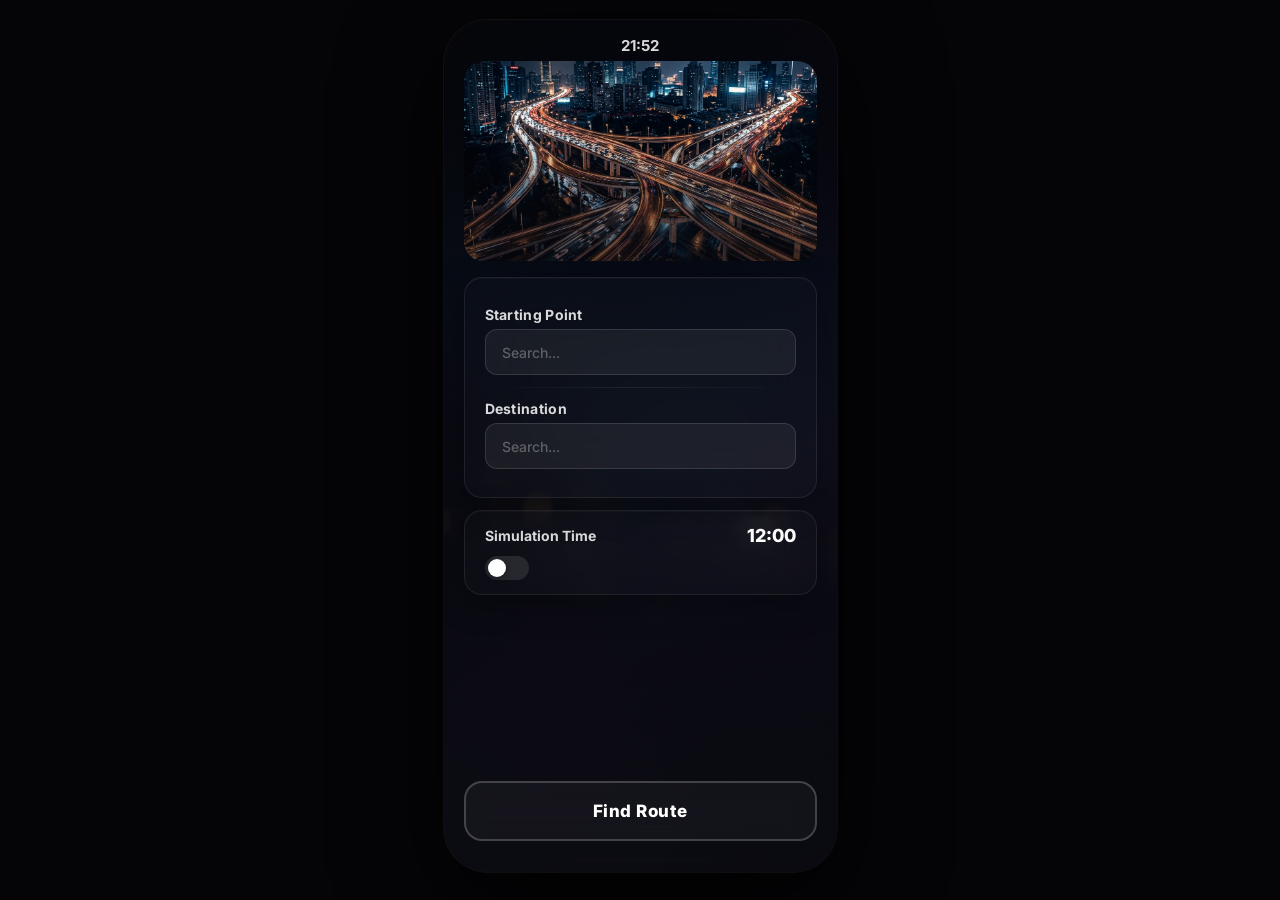
<file: frontend/index.html>
<!DOCTYPE html>
<html lang="en">
<head>
    <meta charset="UTF-8">
    <meta name="viewport" content="width=device-width, initial-scale=1.0, maximum-scale=1.0, user-scalable=no">
    <title>Transit Core Service</title>
    <meta name="description" content="Smart public transit route planner with AI predictions">
    <link rel="stylesheet" href="style.css">
    <link href="https://fonts.googleapis.com/css2?family=Inter:wght@400;500;600;700;800;900&display=swap" rel="stylesheet">
</head>
<body>
    <main class="app-container" id="appContainer">

        <!-- Home Background -->
        <div class="home-bg">
            <img src="assets/home-bg.png" alt="" class="home-bg-img">
            <div class="home-bg-overlay"></div>
        </div>

        <!-- Status Bar -->
        <div class="status-bar">
            <span id="statusTime">12:00</span>
        </div>



        <!-- Hero Image -->
        <section class="hero-section">
            <img src="assets/hero-highway-new.png" alt="Night Highway" class="hero-image" id="heroImage">
            <div class="hero-overlay"></div>
        </section>

        <!-- Line Lock Banner -->
        <div class="hat-lock-banner" id="hatLockBanner" style="display:none;"></div>

        <!-- Inputs – Glass Card -->
        <section class="inputs-card glass-card">
            <div class="input-group">
                <label class="input-label">Starting Point</label>
                <div class="input-wrapper" id="start-container">
                    <div class="glass-input-box">
                        <input type="text" id="start-input" class="glass-input" placeholder="Search..." autocomplete="off">
                    </div>
                    <ul class="dropdown-list" id="start-dropdown"></ul>
                </div>
            </div>
            <div class="input-divider"></div>
            <div class="input-group">
                <label class="input-label">Destination</label>
                <div class="input-wrapper" id="end-container">
                    <div class="glass-input-box">
                        <input type="text" id="end-input" class="glass-input" placeholder="Search..." autocomplete="off">
                    </div>
                    <ul class="dropdown-list" id="end-dropdown"></ul>
                </div>
            </div>
        </section>

        <!-- Simulation – Glass Card -->
        <section class="sim-card glass-card">
            <div class="sim-header">
                <span class="sim-label">Simulation Time</span>
                <span class="sim-time-display" id="simTimeDisplay">12:00</span>
            </div>
            <div class="sim-controls" id="simControls" style="display:none;">
                <input type="range" id="simTimeSlider" class="sim-slider" min="360" max="1439" value="720" step="15">
            </div>
            <div class="sim-toggle-row">
                <label class="sim-toggle-wrapper">
                    <input type="checkbox" id="simToggleMain">
                    <span class="sim-toggle-slider"></span>
                </label>
            </div>
        </section>

        <!-- Find Route Button -->
        <button class="btn-find-route" id="btnNext">
            <span>Find Route</span>
        </button>

        <!-- Home Indicator -->
        <div class="home-indicator"></div>

    </main>

    <script src="data.js"></script>
    <script src="script.js"></script>
</body>
</html>
</file>
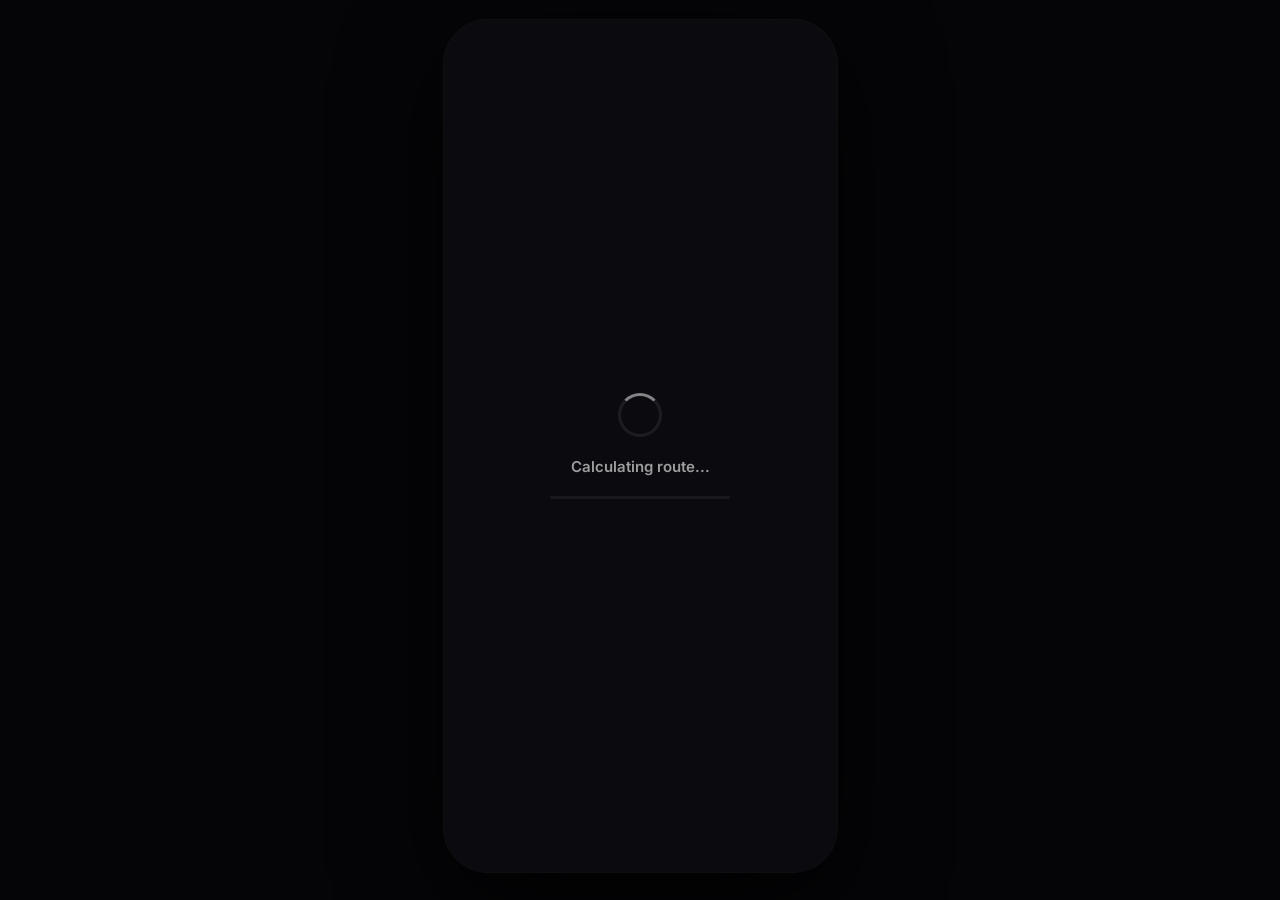
<file: frontend/map.html>
<!DOCTYPE html>
<html lang="en">
<head>
    <meta charset="UTF-8">
    <meta name="viewport" content="width=device-width, initial-scale=1.0">
    <title>Map - Transit Core Service</title>
    <meta name="description" content="Route map and next bus arrivals">
    <link rel="stylesheet" href="style.css">
    <link href="https://fonts.googleapis.com/css2?family=Inter:wght@400;500;600;700&display=swap" rel="stylesheet">
</head>
<body>
    <main class="app-container page-transition-in" id="appContainer">

        <!-- City Streets Map Background -->
        <div class="map-bg">
            <img src="assets/map-streets-bg.png" alt="" class="map-bg-img">
            <div class="map-bg-overlay"></div>
        </div>

        <!-- AI Loading Overlay -->
        <div class="ai-loading-overlay" id="aiLoadingOverlay">
            <div class="ai-loading-content">
                <div class="ai-orb">
                    <div class="ai-orb-ring"></div>
                    <div class="ai-orb-core">🤖</div>
                </div>
                <h2 class="ai-loading-title">AI is Analyzing</h2>
                <p class="ai-loading-text" id="aiLoadingText">Inspecting line data...</p>
                <div class="ai-loading-bar">
                    <div class="ai-loading-bar-fill"></div>
                </div>
                <div class="ai-loading-dots">
                    <span></span><span></span><span></span>
                </div>
            </div>
        </div>

        <!-- Skeleton Loading -->
        <div class="skeleton-overlay" id="skeletonOverlay">
            <div class="skeleton-spinner"></div>
            <span class="skeleton-text">Calculating route...</span>
            <div class="skeleton-bar"></div>
        </div>

        <div class="status-bar">
            <button class="back-button-map" id="btnBackToHome" title="Home">←</button>
            <span id="statusTime">09:41</span>
            <div class="status-spacer"></div>
        </div>

        <!-- Fallback Banner (when AI is down) -->
        <div class="fallback-banner" id="fallbackBanner" style="display:none;">
            <span>⚠️ AI service not responding – Using historical averages</span>
        </div>

        <!-- Route Info Bar (Start → Destination) -->
        <div class="route-info-bar" id="routeInfoBar" style="display:none;">
            <div class="route-endpoint">
                <span class="route-endpoint-label">Başlangıç</span>
                <span class="route-endpoint-value" id="routeStartName">—</span>
            </div>
            <span class="route-arrow">→</span>
            <div class="route-endpoint">
                <span class="route-endpoint-label">Varış</span>
                <span class="route-endpoint-value" id="routeEndName">—</span>
            </div>
        </div>

        <!-- Header Info -->
        <header class="arrival-header" id="arrivalHeader">
            <div class="hat-badge" id="hatBadge">L01</div>
            <p class="subtitle">Estimated Arrival</p>
            <h1 class="time" id="etaTime">3<span class="min">min</span></h1>
        </header>

        <!-- Map / Route Panel -->
        <section class="map-section" id="mapSection">
            <div class="map-overlay" id="mapOverlay"></div>

            <div class="route-panel" id="routePanel">
                <div class="route-timeline" id="routeTimeline">
                    <!-- JS will render -->
                </div>
            </div>

            <!-- FAB – Route Detail Button -->
            <button class="fab-route-detail" id="fabRouteDetail" title="Route Details">
                <svg viewBox="0 0 24 24"><path d="M3 13h2v-2H3v2zm0 4h2v-2H3v2zm0-8h2V7H3v2zm4 4h14v-2H7v2zm0 4h14v-2H7v2zM7 7v2h14V7H7z"/></svg>
            </button>
        </section>

        <!-- Bottom Sheet – Next Buses -->
        <section class="bottom-sheet collapsed" id="bottomSheet">
            <div class="drag-area" id="dragArea">
                <div class="drawer-handle"></div>
                <div class="drawer-title-row">
                    <h2 class="drawer-title">Next Buses</h2>
                    <div class="drawer-title-line"></div>
                </div>
            </div>

            <!-- Next Bus Cards – JS will render -->
            <ul class="bus-list" id="busList">
                <!-- JS will render -->
            </ul>
        </section>

    </main>

    <script src="data.js"></script>
    <script src="map.js"></script>
</body>
</html>
</file>
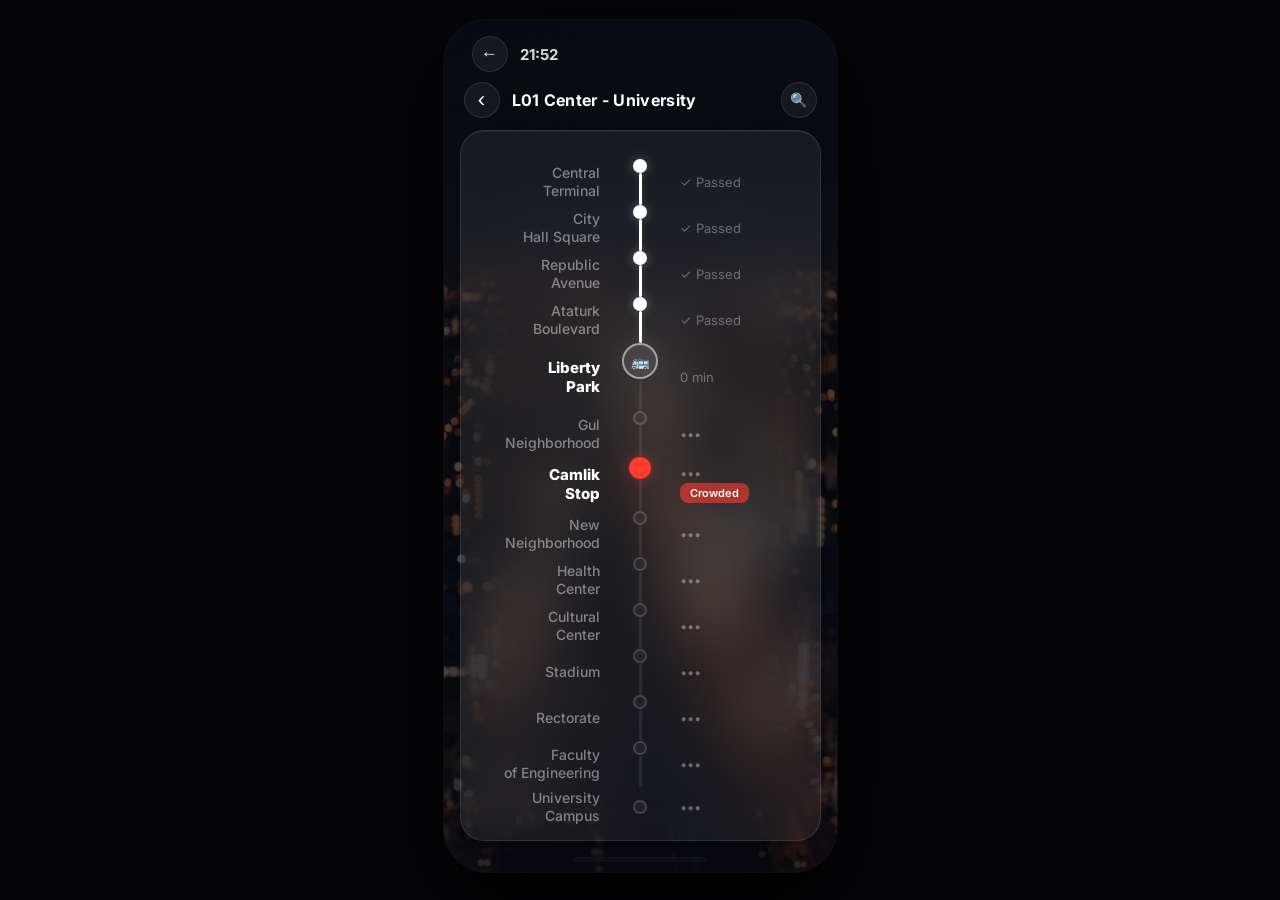
<file: frontend/route-detail.html>
<!DOCTYPE html>
<html lang="en">
<head>
    <meta charset="UTF-8">
    <meta name="viewport" content="width=device-width, initial-scale=1.0, maximum-scale=1.0, user-scalable=no">
    <title>Route Detail - Transit Core</title>
    <meta name="description" content="Line route details with frosted glass timeline">
    <link rel="stylesheet" href="style.css">
    <link href="https://fonts.googleapis.com/css2?family=Inter:wght@400;500;600;700;800;900&display=swap" rel="stylesheet">
</head>
<body>
    <main class="app-container page-transition-in" id="appContainer">

        <!-- City Night Background -->
        <div class="detail-bg">
            <img src="assets/city-night-bg.png" alt="" class="detail-bg-img">
            <div class="detail-bg-overlay"></div>
        </div>

        <!-- Status Bar -->
        <div class="status-bar">
            <button class="back-button-map" id="btnBackToMap" title="Back">←</button>
            <span id="statusTime">10:09</span>
            <div class="status-spacer"></div>
        </div>

        <!-- Header Bar -->
        <div class="detail-top-bar">
            <button class="detail-back-btn" id="btnBack">‹</button>
            <span class="detail-top-title" id="detailHatName">L01 Merkez - Üniversite</span>
            <button class="detail-search-btn" id="searchToggleBtn">🔍</button>
        </div>

        <!-- Search (collapsible) -->
        <div class="detail-search-bar" id="searchBarContainer" style="display:none;">
            <input type="text" class="detail-search-input" id="searchStopsInput" placeholder="Search stops..." autocomplete="off">
        </div>

        <!-- Hidden meta for JS -->
        <span id="detailHatMeta" style="display:none;"></span>

        <!-- Frosted Glass Timeline Card -->
        <div class="glass-timeline-card" id="timelineContainer">
            <div class="detail-timeline" id="detailTimeline">
                <!-- JS renders stops here -->
            </div>
        </div>

        <!-- Home Indicator -->
        <div class="home-indicator"></div>

    </main>

    <script src="data.js"></script>
    <script src="route-detail.js"></script>
</body>
</html>
</file>
<file: frontend/style.css>
/* =========================================
   TRANSIT CORE SERVICE v6 – STYLE.CSS
   Premium Dark + Glassmorphism
   Matching approved mockup designs exactly
========================================= */

@import url('https://fonts.googleapis.com/css2?family=Inter:wght@400;500;600;700;800;900&display=swap');

/* ── Reset ── */
* { box-sizing: border-box; margin: 0; padding: 0; }

body {
    background: #050508;
    display: flex;
    justify-content: center;
    align-items: flex-start;
    min-height: 100vh;
    overflow-x: hidden;
    font-family: 'Inter', sans-serif;
    -webkit-font-smoothing: antialiased;
    -moz-osx-font-smoothing: grayscale;
}

/* =========================================
   PHONE CONTAINER
========================================= */
.app-container {
    width: 393px !important;
    height: 852px !important;
    min-width: 393px;
    min-height: 852px;
    background: linear-gradient(180deg, #0A0A0F 0%, #0C0C14 30%, #0E0E18 60%, #10101C 100%);
    position: relative;
    overflow: hidden;
    border-radius: 44px;
    box-shadow:
        0 0 0 1px rgba(255,255,255,0.05),
        0 30px 100px rgba(0,0,0,0.9),
        inset 0 1px 0 rgba(255,255,255,0.03);
    display: flex;
    flex-direction: column;
    margin: 20px auto;
    flex-shrink: 0;
}

/* =========================================
   STATUS BAR
========================================= */
.status-bar {
    display: flex;
    justify-content: center;
    align-items: center;
    padding: 16px 28px 6px;
    color: rgba(255,255,255,0.85);
    font-size: 15px;
    font-weight: 700;
    z-index: 50;
    flex-shrink: 0;
    gap: 12px;
    position: relative;
}

.back-button-map {
    width: 36px; height: 36px;
    border-radius: 50%;
    border: 1px solid rgba(255,255,255,0.1);
    background: rgba(255,255,255,0.06);
    backdrop-filter: blur(20px);
    color: white;
    font-size: 17px;
    cursor: pointer;
    display: flex;
    align-items: center;
    justify-content: center;
    transition: all 0.2s;
    flex-shrink: 0;
}

.back-button-map:hover { background: rgba(255,255,255,0.12); }
.back-button-map:active { transform: scale(0.9); }
.status-spacer { flex-grow: 1; }

/* =========================================
   HOME INDICATOR BAR
========================================= */
.home-indicator {
    width: 134px;
    height: 5px;
    background: rgba(255,255,255,0.2);
    border-radius: 3px;
    margin: 0 auto 10px;
    flex-shrink: 0;
}

/* =========================================
   GLASS CARD – Reusable container
========================================= */
.glass-card {
    background: rgba(255,255,255,0.015);
    backdrop-filter: blur(32px);
    -webkit-backdrop-filter: blur(32px);
    border: 1px solid rgba(255,255,255,0.08);
    border-radius: 18px;
    margin: 0 20px;
    box-shadow: 0 8px 32px rgba(0,0,0,0.4), inset 0 1px 0 rgba(255,255,255,0.03);
}

/* ══════════════════════════════════════════
   PAGE 1: HOME
══════════════════════════════════════════ */

.home-bg {
    position: absolute;
    inset: 0;
    z-index: 0;
    overflow: hidden;
    pointer-events: none;
}

.home-bg-img {
    width: 100%;
    height: 100%;
    object-fit: cover;
    opacity: 0.5;
    filter: brightness(0.8);
}

.home-bg-overlay {
    position: absolute;
    inset: 0;
    background: linear-gradient(180deg,
        rgba(5,5,8,0.7) 0%,
        rgba(5,5,8,0.4) 30%,
        rgba(10,10,16,0.6) 70%,
        rgba(10,10,16,0.95) 100%);
    pointer-events: none;
}

/* ── Weather Chip ── */
.weather-chip-row {
    display: flex;
    justify-content: center;
    padding: 4px 24px 8px;
    z-index: 2;
    position: relative;
}

.weather-chip {
    background: rgba(255,255,255,0.08);
    backdrop-filter: blur(20px);
    -webkit-backdrop-filter: blur(20px);
    border: 1px solid rgba(255,255,255,0.12);
    border-radius: 24px;
    padding: 8px 20px;
    color: rgba(255,255,255,0.9);
    font-size: 14px;
    font-weight: 600;
    box-shadow: 0 4px 16px rgba(0,0,0,0.3);
}

/* ── Hero Image ── */
.hero-section {
    position: relative;
    margin: 0 20px 16px;
    border-radius: 20px;
    overflow: hidden;
    flex-shrink: 0;
    z-index: 1;
}

.hero-image {
    width: 100%;
    height: 200px;
    object-fit: cover;
    display: block;
}

.hero-overlay {
    position: absolute;
    inset: 0;
    background: linear-gradient(180deg, transparent 30%, rgba(10,10,15,0.6) 100%);
    pointer-events: none;
}

/* ── Line Lock Banner ── */
.hat-lock-banner {
    display: none;
    align-items: center;
    gap: 10px;
    margin: 0 20px 8px;
    padding: 10px 14px;
    background: rgba(0,180,255,0.06);
    border-radius: 12px;
    color: white;
    font-size: 13px;
    backdrop-filter: blur(16px);
    border: 1px solid rgba(0,180,255,0.15);
    border-left: 3px solid #00B4FF;
    animation: fadeSlideDown 0.3s ease;
}

@keyframes fadeSlideDown {
    from { opacity: 0; transform: translateY(-8px); }
    to { opacity: 1; transform: translateY(0); }
}

.lock-icon { font-size: 16px; flex-shrink: 0; }
.lock-text { flex-grow: 1; font-weight: 500; }
.lock-clear {
    width: 24px; height: 24px;
    border-radius: 50%;
    border: 1px solid rgba(255,255,255,0.1);
    background: rgba(255,255,255,0.08);
    color: white; font-size: 12px;
    cursor: pointer;
    display: flex; align-items: center; justify-content: center;
}
.lock-clear:hover { background: rgba(255,59,48,0.2); border-color: rgba(255,59,48,0.4); }

/* ── Input Card ── */
.inputs-card {
    padding: 18px 20px;
    margin-bottom: 12px;
    display: flex;
    flex-direction: column;
    gap: 0;
    position: relative;
    z-index: 50; /* Ensure dropdowns overlap simulation card */
}

.input-group {
    display: flex;
    flex-direction: column;
    gap: 6px;
    padding: 10px 0;
}

.input-label {
    font-size: 14px;
    font-weight: 700;
    color: rgba(255,255,255,0.85);
    letter-spacing: 0.3px;
}

.input-wrapper { position: relative; }

.glass-input-box {
    background: rgba(255,255,255,0.06);
    border: 1px solid rgba(255,255,255,0.12);
    border-radius: 12px;
    padding: 0 16px;
    height: 46px;
    display: flex;
    align-items: center;
    transition: all 0.3s;
}

.glass-input-box:focus-within {
    border-color: rgba(255,255,255,0.25);
    background: rgba(255,255,255,0.08);
    box-shadow: 0 0 20px rgba(255,255,255,0.03);
}

.glass-input-box.shake { animation: shakeInput 0.5s ease; }

@keyframes shakeInput {
    0%,100% { transform: translateX(0); }
    20% { transform: translateX(-6px); }
    40% { transform: translateX(6px); }
    60% { transform: translateX(-3px); }
    80% { transform: translateX(3px); }
}

.glass-input {
    border: none; outline: none;
    background: transparent;
    font-family: 'Inter', sans-serif;
    font-size: 14px;
    font-weight: 500;
    color: rgba(255,255,255,0.9);
    flex-grow: 1;
    height: 100%;
}

.glass-input::placeholder { color: rgba(255,255,255,0.3); }

.input-divider {
    height: 1px;
    background: linear-gradient(90deg, transparent, rgba(255,255,255,0.08), transparent);
    margin: 2px 0;
}

/* ── Dropdown ── */
.dropdown-list {
    list-style: none;
    position: absolute;
    top: 52px;
    left: 0; right: 0;
    background: rgba(14,14,22,0.96);
    backdrop-filter: blur(30px);
    border-radius: 14px;
    max-height: 200px;
    overflow-y: auto;
    display: none;
    box-shadow: 0 12px 50px rgba(0,0,0,0.7);
    border: 1px solid rgba(255,255,255,0.1);
    z-index: 999;
    padding: 5px;
}

.dropdown-list li {
    padding: 12px 14px;
    font-size: 13px;
    color: rgba(255,255,255,0.75);
    cursor: pointer;
    border-radius: 10px;
    transition: all 0.15s;
}

.dropdown-list li:hover {
    background: rgba(255,255,255,0.08);
    color: white;
}

.dropdown-list::-webkit-scrollbar { width: 3px; }
.dropdown-list::-webkit-scrollbar-thumb { background: rgba(255,255,255,0.1); border-radius: 3px; }

/* ── Simulation Card ── */
.sim-card {
    padding: 14px 20px;
    margin-bottom: 16px;
    display: flex;
    flex-direction: column;
    gap: 10px;
}

.sim-header {
    display: flex;
    justify-content: space-between;
    align-items: center;
}

.sim-label {
    font-size: 14px;
    font-weight: 700;
    color: rgba(255,255,255,0.85);
}

.sim-time-display {
    font-size: 18px;
    font-weight: 800;
    color: white;
}

.sim-toggle-row {
    display: flex;
    align-items: center;
    gap: 12px;
}

.sim-toggle-wrapper {
    position: relative;
    display: inline-block;
    width: 44px;
    height: 24px;
    flex-shrink: 0;
}

.sim-toggle-wrapper input { opacity: 0; width: 0; height: 0; }

.sim-toggle-slider {
    position: absolute;
    cursor: pointer;
    inset: 0;
    background: rgba(255,255,255,0.1);
    transition: 0.3s;
    border-radius: 24px;
}

.sim-toggle-slider:before {
    position: absolute;
    content: "";
    height: 18px; width: 18px;
    left: 3px; bottom: 3px;
    background: white;
    transition: 0.3s;
    border-radius: 50%;
    box-shadow: 0 2px 6px rgba(0,0,0,0.4);
}

input:checked + .sim-toggle-slider {
    background: rgba(255,255,255,0.25);
}

input:checked + .sim-toggle-slider:before {
    transform: translateX(20px);
}

.sim-controls { display: none; }

.sim-slider {
    -webkit-appearance: none;
    appearance: none;
    width: 100%;
    height: 6px;
    background: rgba(255,255,255,0.1);
    border-radius: 3px;
    outline: none;
    margin-top: 8px;
    touch-action: none;
    -webkit-touch-callout: none;
    cursor: pointer;
    position: relative;
    z-index: 10;
}

.sim-slider::-webkit-slider-thumb {
    -webkit-appearance: none;
    width: 24px; height: 24px;
    border-radius: 50%;
    background: white;
    cursor: grab;
    border: 2px solid rgba(255,255,255,0.3);
    box-shadow: 0 0 12px rgba(255,255,255,0.2), 0 2px 8px rgba(0,0,0,0.3);
    transition: transform 0.15s, box-shadow 0.15s;
}

.sim-slider::-webkit-slider-thumb:active {
    cursor: grabbing;
    transform: scale(1.15);
    box-shadow: 0 0 18px rgba(255,255,255,0.3), 0 4px 12px rgba(0,0,0,0.4);
}

.sim-slider::-moz-range-thumb {
    width: 24px; height: 24px;
    border-radius: 50%;
    background: white;
    cursor: grab;
    border: 2px solid rgba(255,255,255,0.3);
    box-shadow: 0 0 12px rgba(255,255,255,0.2);
}

/* ── Find Route Button ── */
.btn-find-route {
    margin: auto 20px 16px;
    padding: 18px;
    border: 2px solid rgba(255,255,255,0.2);
    border-radius: 18px;
    background: rgba(255,255,255,0.04);
    backdrop-filter: blur(12px);
    color: white;
    font-family: 'Inter', sans-serif;
    font-size: 17px;
    font-weight: 800;
    cursor: pointer;
    letter-spacing: 0.5px;
    transition: all 0.3s;
    flex-shrink: 0;
    position: relative;
    overflow: hidden;
}

.btn-find-route:hover {
    background: rgba(255,255,255,0.08);
    border-color: rgba(255,255,255,0.35);
    box-shadow: 0 8px 40px rgba(255,255,255,0.06);
    transform: translateY(-1px);
}

.btn-find-route:active {
    transform: scale(0.98);
}

/* =========================================
   PAGE TRANSITIONS
========================================= */
.page-transition-out { animation: fadeSlideOut 0.4s ease-in forwards; }
@keyframes fadeSlideOut {
    0% { opacity: 1; transform: translateX(0); }
    100% { opacity: 0; transform: translateX(-50px); }
}

.page-transition-in { animation: fadeSlideIn 0.5s ease-out forwards; }
@keyframes fadeSlideIn {
    0% { opacity: 0; transform: translateX(50px); }
    100% { opacity: 1; transform: translateX(0); }
}

body.transitioning { pointer-events: none; }

/* ══════════════════════════════════════════
   PAGE 2: MAP – Route + Bottom Sheet
══════════════════════════════════════════ */

/* ── Skeleton Loading ── */
.skeleton-overlay {
    position: absolute; inset: 0;
    background: #0A0A0F;
    z-index: 200;
    display: flex;
    flex-direction: column;
    align-items: center;
    justify-content: center;
    gap: 20px;
    transition: opacity 0.5s;
    border-radius: 44px;
}

.skeleton-overlay.hidden { opacity: 0; pointer-events: none; }

.skeleton-text { color: rgba(255,255,255,0.6); font-size: 15px; font-weight: 600; }

.skeleton-spinner {
    width: 44px; height: 44px;
    border: 3px solid rgba(255,255,255,0.08);
    border-top-color: rgba(255,255,255,0.5);
    border-radius: 50%;
    animation: spin 0.8s linear infinite;
}

@keyframes spin { to { transform: rotate(360deg); } }

.skeleton-bar {
    width: 180px; height: 3px;
    background: rgba(255,255,255,0.06);
    border-radius: 2px;
    overflow: hidden;
    position: relative;
}

.skeleton-bar::after {
    content: '';
    position: absolute;
    top: 0; left: -100%;
    width: 100%; height: 100%;
    background: linear-gradient(90deg, transparent, rgba(255,255,255,0.15), transparent);
    animation: shimmer 1.5s infinite;
}

@keyframes shimmer { 100% { left: 100%; } }

/* ── AI Loading Overlay ── */
.ai-loading-overlay {
    position: absolute; inset: 0;
    background: rgba(6,6,12,0.97);
    z-index: 300;
    display: none;
    flex-direction: column;
    align-items: center;
    justify-content: center;
    gap: 24px;
    border-radius: 44px;
}

.ai-loading-overlay.visible { display: flex; animation: fadeIn 0.3s ease; }
.ai-loading-overlay.fade-out { animation: fadeOut 0.4s ease forwards; }

@keyframes fadeIn { from { opacity: 0; } to { opacity: 1; } }
@keyframes fadeOut { from { opacity: 1; } to { opacity: 0; } }

.ai-loading-content {
    display: flex;
    flex-direction: column;
    align-items: center;
    gap: 20px;
}

.ai-orb {
    width: 90px; height: 90px;
    position: relative;
    display: flex;
    align-items: center;
    justify-content: center;
}

.ai-orb-ring {
    position: absolute; inset: 0;
    border-radius: 50%;
    border: 2px solid transparent;
    border-top-color: rgba(255,255,255,0.5);
    border-right-color: rgba(255,255,255,0.2);
    animation: orbSpin 1.5s linear infinite;
}

.ai-orb-ring::before {
    content: '';
    position: absolute; inset: -10px;
    border-radius: 50%;
    border: 1px solid transparent;
    border-bottom-color: rgba(255,255,255,0.1);
    animation: orbSpin 2.5s linear infinite reverse;
}

@keyframes orbSpin { to { transform: rotate(360deg); } }

.ai-orb-core {
    font-size: 34px;
    animation: orbPulse 2s ease-in-out infinite;
    filter: drop-shadow(0 0 16px rgba(255,255,255,0.1));
}

@keyframes orbPulse {
    0%,100% { transform: scale(1); }
    50% { transform: scale(1.08); opacity: 0.85; }
}

.ai-loading-title { color: white; font-size: 18px; font-weight: 700; }
.ai-loading-text { color: rgba(255,255,255,0.45); font-size: 14px; font-weight: 500; text-align: center; min-height: 20px; }

.ai-loading-bar {
    width: 180px; height: 3px;
    background: rgba(255,255,255,0.06);
    border-radius: 2px;
    overflow: hidden;
}

.ai-loading-bar-fill {
    width: 100%; height: 100%;
    background: linear-gradient(90deg, rgba(255,255,255,0.08), rgba(255,255,255,0.35), rgba(255,255,255,0.08));
    background-size: 200% 100%;
    animation: barSlide 2s linear infinite;
}

@keyframes barSlide {
    0% { background-position: 200% 0; }
    100% { background-position: -200% 0; }
}

.ai-loading-dots { display: flex; gap: 8px; }

.ai-loading-dots span {
    width: 6px; height: 6px;
    border-radius: 50%;
    background: rgba(255,255,255,0.25);
    animation: dotBounce 1.4s ease-in-out infinite;
}
.ai-loading-dots span:nth-child(2) { animation-delay: 0.2s; }
.ai-loading-dots span:nth-child(3) { animation-delay: 0.4s; }

@keyframes dotBounce {
    0%,80%,100% { transform: scale(0.6); opacity: 0.4; }
    40% { transform: scale(1); opacity: 1; }
}

/* ── Fallback Banner ── */
.fallback-banner {
    display: none;
    align-items: center;
    justify-content: center;
    padding: 8px 14px;
    background: rgba(255,149,0,0.08);
    border: 1px solid rgba(255,149,0,0.15);
    border-radius: 10px;
    margin: 0 20px;
    color: #FFB340;
    font-size: 11px;
    font-weight: 600;
    gap: 6px;
}

/* ── Arrival Header ── */
.arrival-header {
    text-align: center;
    padding: 4px 0 14px;
    color: white;
    flex-shrink: 0;
    z-index: 1;
}

.arrival-header .hat-badge {
    display: inline-block;
    padding: 5px 16px;
    border-radius: 14px;
    font-size: 12px;
    font-weight: 800;
    color: white;
    margin-bottom: 6px;
    letter-spacing: 1px;
    box-shadow: 0 2px 12px rgba(0,0,0,0.3);
}

.arrival-header .subtitle {
    font-size: 13px;
    margin: 0 0 2px;
    opacity: 0.45;
    letter-spacing: 0.5px;
}

.arrival-header .time {
    font-size: 60px;
    font-weight: 900;
    line-height: 1;
    background: linear-gradient(180deg, #fff, rgba(255,255,255,0.6));
    -webkit-background-clip: text;
    -webkit-text-fill-color: transparent;
    background-clip: text;
}

.arrival-header .min {
    font-size: 24px;
    -webkit-text-fill-color: rgba(255,255,255,0.4);
}

/* ── Map Section ── */
.map-section {
    background: rgba(255,255,255,0.02);
    border-radius: 28px 28px 0 0;
    border-top: 1px solid rgba(255,255,255,0.05);
    flex-grow: 1;
    position: relative;
    overflow: hidden;
    display: flex;
    flex-direction: column;
}

.route-panel {
    flex-grow: 1;
    overflow-y: auto;
    padding: 24px 0 150px;
    display: flex;
    justify-content: center;
}

.route-panel::-webkit-scrollbar { width: 0; }

.route-timeline {
    display: flex;
    flex-direction: column;
    align-items: flex-start;
    padding: 0 50px 0 80px;
    width: 100%;
}

/* ── Stop Nodes ── */
.stop-node {
    display: flex;
    align-items: center;
    gap: 14px;
    position: relative;
    z-index: 2;
    padding: 2px 0;
}

.stop-marker {
    width: 14px; height: 14px;
    border-radius: 50%;
    border: 2.5px solid rgba(255,255,255,0.12);
    background: rgba(255,255,255,0.03);
    flex-shrink: 0;
    transition: all 0.3s;
}

.stop-marker.passed {
    background: var(--hat-renk, #4A90D9);
    border-color: var(--hat-renk, #4A90D9);
    box-shadow: 0 0 10px rgba(74,144,217,0.3);
}

.stop-marker.remaining {
    border-color: rgba(255,255,255,0.1);
    background: rgba(255,255,255,0.02);
}

.stop-marker.user-loc {
    width: 20px; height: 20px;
    border: none;
    animation: userPulse 2s ease-in-out infinite;
}

.stop-marker.user-loc.crowd-red { background: #FF3B30; box-shadow: 0 0 16px rgba(255,59,48,0.4); }
.stop-marker.user-loc.crowd-yellow { background: #FF9500; box-shadow: 0 0 16px rgba(255,149,0,0.4); }
.stop-marker.user-loc.crowd-green { background: #34C759; box-shadow: 0 0 16px rgba(52,199,89,0.4); }

@keyframes userPulse {
    0%,100% { transform: scale(1); }
    50% { transform: scale(1.3); }
}

.stop-marker.destination-loc {
    width: 24px; height: 24px;
    border: none;
    background: rgba(255,255,255,0.15);
    animation: destBounce 1.5s ease-in-out infinite;
    display: flex;
    align-items: center;
    justify-content: center;
    font-size: 14px;
    box-shadow: 0 0 10px rgba(255,255,255,0.2);
}

@keyframes destBounce {
    0%,100% { transform: translateY(0); }
    50% { transform: translateY(-8px); }
}

.stop-marker.bus-loc {
    width: 32px; height: 32px;
    background: rgba(255,255,255,0.06);
    border: 2px solid rgba(255,255,255,0.3);
    box-shadow: 0 4px 20px rgba(0,0,0,0.5), 0 0 25px rgba(255,255,255,0.06);
    display: flex;
    align-items: center;
    justify-content: center;
    font-size: 15px;
    animation: busFloat 2.5s ease-in-out infinite;
}

@keyframes busFloat {
    0%,100% { transform: translateY(0); }
    50% { transform: translateY(-4px); }
}

.stop-label {
    font-size: 13px;
    font-weight: 500;
    color: rgba(255,255,255,0.4);
    white-space: nowrap;
    overflow: hidden;
    text-overflow: ellipsis;
    max-width: 200px;
}

.stop-label.highlight {
    font-weight: 700;
    color: white;
    font-size: 14px;
}

.route-segment {
    width: 3px;
    height: 28px;
    margin-left: 5px;
    background: rgba(255,255,255,0.06);
    flex-shrink: 0;
    border-radius: 2px;
}

.route-segment.passed { background: var(--hat-renk, #4A90D9); }

/* ── Map Overlay ── */
.map-overlay {
    position: absolute; inset: 0;
    background: rgba(0,0,0,0);
    transition: background 0.4s;
    z-index: 5;
    pointer-events: none;
    border-radius: 28px 28px 0 0;
}

.map-overlay.active { background: rgba(0,0,0,0.55); pointer-events: auto; }

/* ── FAB ── */
.fab-route-detail {
    position: absolute;
    bottom: 145px;
    right: 20px;
    width: 52px; height: 52px;
    border-radius: 50%;
    background: rgba(255,255,255,0.07);
    border: 1px solid rgba(255,255,255,0.15);
    backdrop-filter: blur(16px);
    color: white;
    cursor: pointer;
    z-index: 10;
    display: flex;
    align-items: center;
    justify-content: center;
    box-shadow: 0 6px 25px rgba(0,0,0,0.5);
    transition: all 0.2s;
}

.fab-route-detail:hover {
    transform: scale(1.1);
    background: rgba(255,255,255,0.12);
}

.fab-route-detail:active { transform: scale(0.93); }
.fab-route-detail svg { width: 24px; height: 24px; fill: white; }

/* ══════════════════════════════════════════
   BOTTOM SHEET
══════════════════════════════════════════ */
.bottom-sheet {
    position: absolute;
    bottom: 0; left: 0;
    width: 100%; height: 540px;
    background: rgba(10,10,16,0.9);
    backdrop-filter: blur(32px);
    -webkit-backdrop-filter: blur(32px);
    border-radius: 26px 26px 0 0;
    border-top: 1px solid rgba(255,255,255,0.07);
    padding: 0 20px 20px;
    transition: transform 0.45s cubic-bezier(0.22,0.68,0.0,1.0);
    z-index: 100;
    display: flex;
    flex-direction: column;
    color: white;
    will-change: transform;
    box-shadow: 0 -15px 60px rgba(0,0,0,0.6);
}

.bottom-sheet.collapsed { transform: translateY(420px); }
.bottom-sheet:not(.collapsed) { transform: translateY(0); }

.drag-area {
    padding: 14px 0 10px;
    cursor: grab;
    touch-action: none;
    user-select: none;
    flex-shrink: 0;
}

.drag-area:active { cursor: grabbing; }

.drawer-handle {
    width: 40px; height: 4px;
    background: rgba(255,255,255,0.2);
    border-radius: 2px;
    margin: 0 auto 14px;
}

.drawer-title-row {
    display: flex;
    align-items: center;
    gap: 12px;
    pointer-events: none;
}

.drawer-title { font-size: 18px; font-weight: 800; letter-spacing: 0.3px; }

.drawer-title-line {
    flex-grow: 1;
    height: 1px;
    background: linear-gradient(90deg, rgba(255,255,255,0.1), transparent);
}

/* ── Bus Cards ── */
.bus-list {
    list-style: none;
    padding: 0; margin: 14px 0 0;
    overflow-y: auto;
    display: flex;
    flex-direction: column;
    gap: 10px;
    padding-bottom: 30px;
    flex-grow: 1;
}

.bus-list::-webkit-scrollbar { width: 3px; }
.bus-list::-webkit-scrollbar-thumb { background: rgba(255,255,255,0.08); border-radius: 3px; }

.bus-card {
    background: rgba(255,255,255,0.04);
    backdrop-filter: blur(16px);
    border-radius: 16px;
    padding: 14px 16px;
    display: flex;
    align-items: center;
    color: rgba(255,255,255,0.9);
    cursor: pointer;
    transition: all 0.2s;
    border: 1px solid rgba(255,255,255,0.06);
    flex-shrink: 0;
    gap: 12px;
}

.bus-card:hover {
    transform: translateY(-1px);
    background: rgba(255,255,255,0.07);
    border-color: rgba(255,255,255,0.1);
}

.hat-color-band { width: 4px; min-height: 40px; border-radius: 2px; flex-shrink: 0; }

.bus-card.active {
    background: rgba(255,255,255,0.07);
    border-color: rgba(255,255,255,0.15);
    animation: cardGlow 2s ease-in-out infinite;
}

@keyframes cardGlow {
    0%,100% { box-shadow: 0 0 12px rgba(255,255,255,0.03); }
    50% { box-shadow: 0 0 25px rgba(255,255,255,0.06); }
}

.next-bus-order { font-size: 11px; font-weight: 700; padding: 4px 10px; border-radius: 8px; flex-shrink: 0; }
.bus-icon-box { width: 40px; height: 28px; border-radius: 6px; flex-shrink: 0; display: flex; align-items: center; justify-content: center; font-size: 16px; }
.bus-details { flex-grow: 1; display: flex; flex-direction: column; gap: 3px; }
.bus-hat-id { font-size: 11px; font-weight: 700; opacity: 0.5; }
.bus-route { font-weight: 700; font-size: 13px; color: rgba(255,255,255,0.85); }
.bus-crowd { font-size: 11px; font-weight: 600; }
.bus-crowd.red { color: #FF3B30; }
.bus-crowd.yellow { color: #FF9500; }
.bus-crowd.green { color: #34C759; }
.bus-status { display: flex; flex-direction: column; align-items: flex-end; gap: 3px; flex-shrink: 0; }
.next-bus-eta { font-size: 22px; font-weight: 800; color: white; line-height: 1; }
.next-bus-eta small { font-size: 12px; font-weight: 600; opacity: 0.4; }
.next-bus-confidence { font-size: 10px; color: rgba(255,255,255,0.3); font-weight: 500; }

.next-bus-footer {
    display: flex;
    justify-content: space-between;
    padding: 10px 14px;
    background: rgba(255,255,255,0.03);
    border: 1px solid rgba(255,255,255,0.05);
    border-radius: 12px;
    font-size: 11px;
    color: rgba(255,255,255,0.45);
    font-weight: 500;
}

.next-bus-empty {
    display: flex;
    flex-direction: column;
    align-items: center;
    gap: 10px;
    padding: 50px 20px;
    text-align: center;
}

.empty-icon { font-size: 36px; opacity: 0.3; }
.empty-text { color: rgba(255,255,255,0.5); font-size: 14px; font-weight: 600; }
.empty-sub { color: rgba(255,255,255,0.25); font-size: 12px; }

/* ══════════════════════════════════════════
   PAGE 3: ROUTE DETAIL – Frosted Glass Card
══════════════════════════════════════════ */

/* ── City Background ── */
.detail-bg {
    position: absolute;
    inset: 0;
    z-index: 0;
    border-radius: 44px;
    overflow: hidden;
}

.detail-bg-img {
    width: 100%;
    height: 100%;
    object-fit: cover;
    opacity: 0.45;
}

.detail-bg-overlay {
    position: absolute;
    inset: 0;
    background: linear-gradient(180deg,
        rgba(8,8,14,0.6) 0%,
        rgba(8,8,14,0.3) 30%,
        rgba(8,8,14,0.3) 70%,
        rgba(8,8,14,0.7) 100%);
}

/* ── Top Bar ── */
.detail-top-bar {
    display: flex;
    align-items: center;
    gap: 12px;
    padding: 4px 20px 12px;
    z-index: 10;
    position: relative;
}

.detail-back-btn {
    width: 36px; height: 36px;
    border-radius: 50%;
    border: 1px solid rgba(255,255,255,0.1);
    background: rgba(255,255,255,0.06);
    backdrop-filter: blur(16px);
    color: white;
    font-size: 22px;
    cursor: pointer;
    display: flex;
    align-items: center;
    justify-content: center;
    transition: all 0.2s;
    flex-shrink: 0;
    line-height: 1;
}

.detail-back-btn:hover { background: rgba(255,255,255,0.12); }

.detail-top-title {
    flex-grow: 1;
    font-size: 16px;
    font-weight: 700;
    color: white;
    letter-spacing: 0.3px;
}

.detail-search-btn {
    width: 36px; height: 36px;
    border-radius: 50%;
    border: 1px solid rgba(255,255,255,0.1);
    background: rgba(255,255,255,0.06);
    backdrop-filter: blur(16px);
    color: white;
    font-size: 14px;
    cursor: pointer;
    display: flex;
    align-items: center;
    justify-content: center;
}

/* ── Search Bar ── */
.detail-search-bar {
    padding: 0 20px 10px;
    z-index: 10;
    position: relative;
}

.detail-search-input {
    width: 100%;
    padding: 11px 16px;
    border: 1px solid rgba(255,255,255,0.1);
    border-radius: 14px;
    background: rgba(255,255,255,0.05);
    backdrop-filter: blur(20px);
    color: white;
    font-family: 'Inter', sans-serif;
    font-size: 14px;
    font-weight: 500;
    outline: none;
    transition: all 0.3s;
}

.detail-search-input::placeholder { color: rgba(255,255,255,0.3); }
.detail-search-input:focus { background: rgba(255,255,255,0.08); border-color: rgba(255,255,255,0.2); }

/* ── Glass Timeline Card ── */
.glass-timeline-card {
    flex-grow: 1;
    margin: 0 16px 16px;
    background: rgba(255,255,255,0.06);
    backdrop-filter: blur(28px);
    -webkit-backdrop-filter: blur(28px);
    border: 1px solid rgba(255,255,255,0.1);
    border-radius: 24px;
    overflow-y: auto;
    position: relative;
    z-index: 5;
    box-shadow:
        0 8px 40px rgba(0,0,0,0.4),
        inset 0 1px 0 rgba(255,255,255,0.06);
}

.glass-timeline-card::-webkit-scrollbar { width: 0; }

.detail-timeline {
    padding: 28px 24px 40px;
    display: flex;
    flex-direction: column;
    align-items: center;
}

/* ── Detail Stop Row (centered vertical timeline) ── */
.detail-stop-row {
    display: flex;
    align-items: center;
    width: 100%;
    position: relative;
    min-height: 40px;
}

.detail-stop-row.hidden-by-search { display: none; }

/* Stop name (left side) */
.detail-stop-name-left {
    flex: 1;
    text-align: right;
    padding-right: 20px;
    font-size: 14px;
    font-weight: 500;
    color: rgba(255,255,255,0.45);
    line-height: 1.3;
}

.detail-stop-name-left.highlight {
    font-weight: 800;
    color: white;
    font-size: 15px;
}

/* Center column (dot + line) */
.detail-stop-center {
    display: flex;
    flex-direction: column;
    align-items: center;
    flex-shrink: 0;
    width: 40px;
}

.detail-stop-dot {
    width: 14px; height: 14px;
    border-radius: 50%;
    border: 2.5px solid rgba(255,255,255,0.15);
    background: rgba(255,255,255,0.04);
    z-index: 2;
    flex-shrink: 0;
    transition: all 0.3s;
}

.detail-stop-dot.passed {
    background: white;
    border-color: white;
    box-shadow: 0 0 12px rgba(255,255,255,0.3);
}

.detail-stop-dot.bus {
    width: 36px; height: 36px;
    background: rgba(255,255,255,0.1);
    border: 2px solid rgba(255,255,255,0.5);
    box-shadow: 0 0 20px rgba(255,255,255,0.15), 0 4px 16px rgba(0,0,0,0.4);
    display: flex;
    align-items: center;
    justify-content: center;
    font-size: 15px;
    animation: busFloat 2.5s ease-in-out infinite;
}

.detail-stop-dot.user {
    width: 22px; height: 22px;
    border: none;
    animation: userPulse 2s ease-in-out infinite;
}

.detail-stop-dot.user.crowd-red { background: #FF3B30; box-shadow: 0 0 14px rgba(255,59,48,0.4); }
.detail-stop-dot.user.crowd-yellow { background: #FF9500; box-shadow: 0 0 14px rgba(255,149,0,0.4); }
.detail-stop-dot.user.crowd-green { background: #34C759; box-shadow: 0 0 14px rgba(52,199,89,0.4); }

.detail-stop-dot.destination {
    background: rgba(255,255,255,0.15);
    display: flex;
    align-items: center;
    justify-content: center;
    font-size: 11px;
    animation: destBounce 1.5s ease-in-out infinite;
}

.detail-stop-line {
    width: 3px;
    height: 32px;
    background: rgba(255,255,255,0.08);
    flex-shrink: 0;
    border-radius: 2px;
}

.detail-stop-line.passed {
    background: white;
    box-shadow: 0 0 6px rgba(255,255,255,0.15);
}

/* Right side info (time / tag) */
.detail-stop-info-right {
    flex: 1;
    padding-left: 20px;
    font-size: 13px;
    color: rgba(255,255,255,0.35);
    display: flex;
    flex-direction: column;
    gap: 2px;
}

.detail-stop-tag {
    font-size: 11px;
    font-weight: 600;
    padding: 3px 10px;
    border-radius: 8px;
    display: inline-block;
    width: fit-content;
}

.detail-stop-tag.bus-tag {
    background: rgba(255,255,255,0.1);
    border: 1px solid rgba(255,255,255,0.15);
    color: white;
}

.detail-stop-tag.user-tag { color: white; }
.detail-stop-tag.user-tag.red { background: rgba(255,59,48,0.6); }
.detail-stop-tag.user-tag.yellow { background: rgba(255,149,0,0.6); }
.detail-stop-tag.user-tag.green { background: rgba(52,199,89,0.6); }

/* OLD classes kept for backwards compat */
.detail-header { display: none; }
.btn-back { display: none; }
.pull-refresh-area { display: none; }
.search-stops-box { display: none; }
.detail-timeline-container { display: none; }
.detail-stop-visual { display: none; }
.detail-stop-info { display: none; }
.detail-stop-name { display: none; }

/* ══════════════════════════════════════════
   MAP PAGE — CITY STREETS BACKGROUND
══════════════════════════════════════════ */
.map-bg {
    position: absolute;
    inset: 0;
    z-index: 0;
    border-radius: 44px;
    overflow: hidden;
    pointer-events: none;
}

.map-bg-img {
    width: 100%;
    height: 100%;
    object-fit: cover;
    opacity: 0.35;
    filter: brightness(0.6) saturate(1.2);
}

.map-bg-overlay {
    position: absolute;
    inset: 0;
    background: linear-gradient(180deg,
        rgba(10,10,15,0.85) 0%,
        rgba(10,10,15,0.45) 25%,
        rgba(10,10,15,0.35) 50%,
        rgba(10,10,15,0.55) 75%,
        rgba(10,10,15,0.9) 100%);
    pointer-events: none;
}

/* ── Route Info Bar (Start → Destination) ── */
.route-info-bar {
    display: flex;
    align-items: center;
    gap: 10px;
    margin: 0 20px 6px;
    padding: 10px 16px;
    background: rgba(255,255,255,0.05);
    backdrop-filter: blur(20px);
    -webkit-backdrop-filter: blur(20px);
    border: 1px solid rgba(255,255,255,0.08);
    border-radius: 14px;
    z-index: 10;
    position: relative;
    animation: fadeSlideDown 0.4s ease;
}

.route-endpoint {
    display: flex;
    flex-direction: column;
    gap: 2px;
    flex: 1;
    min-width: 0;
}

.route-endpoint-label {
    font-size: 10px;
    font-weight: 600;
    color: rgba(255,255,255,0.35);
    text-transform: uppercase;
    letter-spacing: 0.8px;
}

.route-endpoint-value {
    font-size: 13px;
    font-weight: 700;
    color: rgba(255,255,255,0.9);
    white-space: nowrap;
    overflow: hidden;
    text-overflow: ellipsis;
}

.route-arrow {
    font-size: 16px;
    color: rgba(255,255,255,0.25);
    flex-shrink: 0;
    animation: arrowPulse 2s ease-in-out infinite;
}

@keyframes arrowPulse {
    0%,100% { opacity: 0.25; transform: translateX(0); }
    50% { opacity: 0.6; transform: translateX(3px); }
}

/* ── Stop Tooltip Popup ── */
.stop-tooltip {
    position: absolute;
    left: calc(100% + 12px);
    top: 50%;
    transform: translateY(-50%);
    background: rgba(30, 30, 42, 0.7);
    backdrop-filter: blur(24px);
    -webkit-backdrop-filter: blur(24px);
    border-radius: 12px;
    padding: 10px 14px;
    min-width: 160px;
    box-shadow:
        0 8px 32px rgba(0,0,0,0.6),
        0 2px 8px rgba(0,0,0,0.3),
        inset 0 1px 0 rgba(255,255,255,0.08);
    border: 1px solid rgba(255,255,255,0.1);
    z-index: 20;
    pointer-events: none;
    opacity: 0;
    animation: tooltipAppear 0.5s cubic-bezier(0.34, 1.56, 0.64, 1) forwards;
}

.stop-tooltip::before {
    content: '';
    position: absolute;
    left: -5px;
    top: 50%;
    width: 10px;
    height: 10px;
    background: rgba(30, 30, 42, 0.85);
    border-top: 1px solid rgba(255,255,255,0.1);
    border-left: 1px solid rgba(255,255,255,0.1);
    border-radius: 2px;
    transform: translateY(-50%) rotate(-45deg);
    box-shadow: -2px -2px 4px rgba(0,0,0,0.1);
}

@keyframes tooltipAppear {
    0% { opacity: 0; transform: translateY(-50%) translateX(8px) scale(0.9); }
    100% { opacity: 1; transform: translateY(-50%) translateX(0) scale(1); }
}

.stop-tooltip-row {
    display: flex;
    flex-direction: column;
    gap: 2px;
    margin-bottom: 6px;
}

.stop-tooltip-row:last-child {
    margin-bottom: 0;
}

.stop-tooltip-label {
    font-size: 10px;
    font-weight: 700;
    color: rgba(255,255,255,0.5);
    text-transform: uppercase;
    letter-spacing: 0.5px;
}

.stop-tooltip-value {
    font-size: 13px;
    font-weight: 800;
    color: white;
    letter-spacing: 0.2px;
}

/* ── Staggered Stop Animation ── */
@keyframes fadeInUp {
    0% { opacity: 0; transform: translateY(12px); }
    100% { opacity: 1; transform: translateY(0); }
}

.stop-node.animated {
    opacity: 0;
    animation: fadeInUp 0.4s ease forwards;
}

.route-segment.animated {
    opacity: 0;
    animation: fadeInUp 0.3s ease forwards;
}

/* ── Enhanced Route Line Colors ── */
.route-segment.passed {
    background: var(--hat-renk, #4A90D9);
    box-shadow: 0 0 8px rgba(74,144,217,0.2);
}

/* ── AI Subtitle Turkish Styling ── */
.subtitle.ai-active {
    color: #FFD700 !important;
    opacity: 1 !important;
    font-weight: 600;
    font-size: 12px;
    line-height: 1.4;
    padding: 0 24px;
    animation: fadeIn 0.5s ease;
}
</file>
